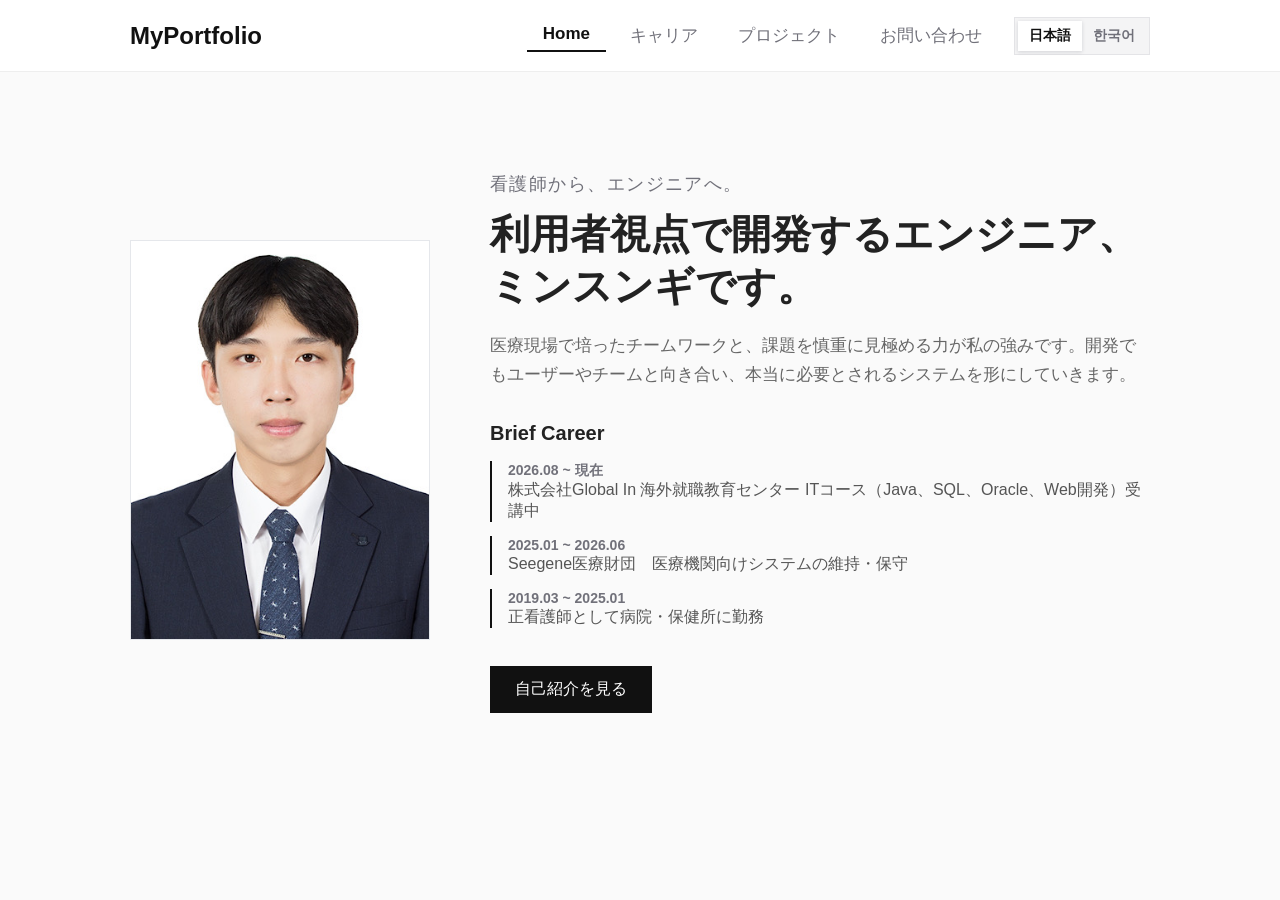
<file: index.html>
<!DOCTYPE html>
<html lang="ko">
<head>
  <meta charset="UTF-8">
  <meta name="viewport" content="width=device-width, initial-scale=1.0">
  <title data-ko="민승기 ｜ 포트폴리오">ミンスンギ ｜ ポートフォリオ</title>
  <!-- 같은 폴더에 있는 style.css 파일을 불러옴 -->
  <link rel="stylesheet" href="style.css">
</head>
<body>

  <!-- ===== 1. 상단 영역 (로고 + 메뉴) ===== -->
  <header class="header">
    <a href="index.html" class="logo">MyPortfolio</a>

    <nav class="nav">
      <ul class="nav-list">
        <!-- 클릭 시 해당 HTML 페이지로 이동 -->
        <li><a href="index.html" class="active">Home</a></li>
        <li><a href="career.html" data-ko="Career">キャリア</a></li>
        <li><a href="projects.html" data-ko="Projects">プロジェクト</a></li>
        <li><a href="contact.html" data-ko="Contact">お問い合わせ</a></li>
      </ul>

      <!-- 언어 전환 스위치: 누른 쪽으로 흰색 배경이 미끄러지듯 이동 -->
      <div class="lang-switch" role="group" aria-label="言語切替">
        <span class="lang-thumb"></span>
        <button type="button" class="lang-option" data-lang="ja" aria-pressed="true">日本語</button>
        <button type="button" class="lang-option" data-lang="ko" aria-pressed="false">한국어</button>
      </div>
    </nav>
  </header>

  <!-- ===== 2. 메인 영역 (좌: 사진 / 우: 소개) ===== -->
  <main class="main">
    <section class="intro">

      <!-- 왼쪽: 사진 -->
      <div class="intro-image">
        <img src="images/profile.jpg" alt="プロフィール写真">
      </div>

      <!-- 오른쪽: 간단한 설명 -->
      <div class="intro-text">
        <p class="intro-hello" data-ko="간호사에서 엔지니어로.">看護師から、エンジニアへ。</p>
        <h1 class="intro-title" data-ko="이용자 관점에서 개발하는 엔지니어,<br>민승기입니다.">利用者視点で開発するエンジニア、<br>ミンスンギです。</h1>
        <p class="intro-desc" data-ko="의료 현장에서 기른 팀워크와 과제를 신중하게 파악하는 능력이 저의 강점입니다. 개발에서도 사용자, 팀과 마주하며 정말로 필요한 시스템을 만들어 가겠습니다.">
          医療現場で培ったチームワークと、課題を慎重に見極める力が私の強みです。開発でもユーザーやチームと向き合い、本当に必要とされるシステムを形にしていきます。
        </p>

        <!-- 간단한 경력 -->
        <div class="career">
          <h2 class="career-title">Brief Career</h2>
          <ul class="career-list">
            <li>
              <strong data-ko="2026.08 ~ 현재">2026.08 ~ 現在</strong>
              <p data-ko="(주)Global In 해외취업교육센터 IT 코스(Java, SQL, Oracle, 웹 개발) 수강 중">株式会社Global In 海外就職教育センター ITコース（Java、SQL、Oracle、Web開発）受講中</p>
            </li>
            <li>
              <strong>2025.01 ~ 2026.06</strong>
              <p data-ko="씨젠의료재단 의료기관용 시스템 유지보수">Seegene医療財団　医療機関向けシステムの維持・保守</p>
            </li>
            <li>
              <strong>2019.03 ~ 2025.01</strong>
              <p data-ko="간호사로 병원·보건소 근무">正看護師として病院・保健所に勤務</p>
            </li>
          </ul>
        </div>

        <a href="about.html" class="btn" data-ko="자기소개 보기">自己紹介を見る</a>
      </div>

    </section>
  </main>

  <script src="lang.js"></script>
</body>
</html>
</file>
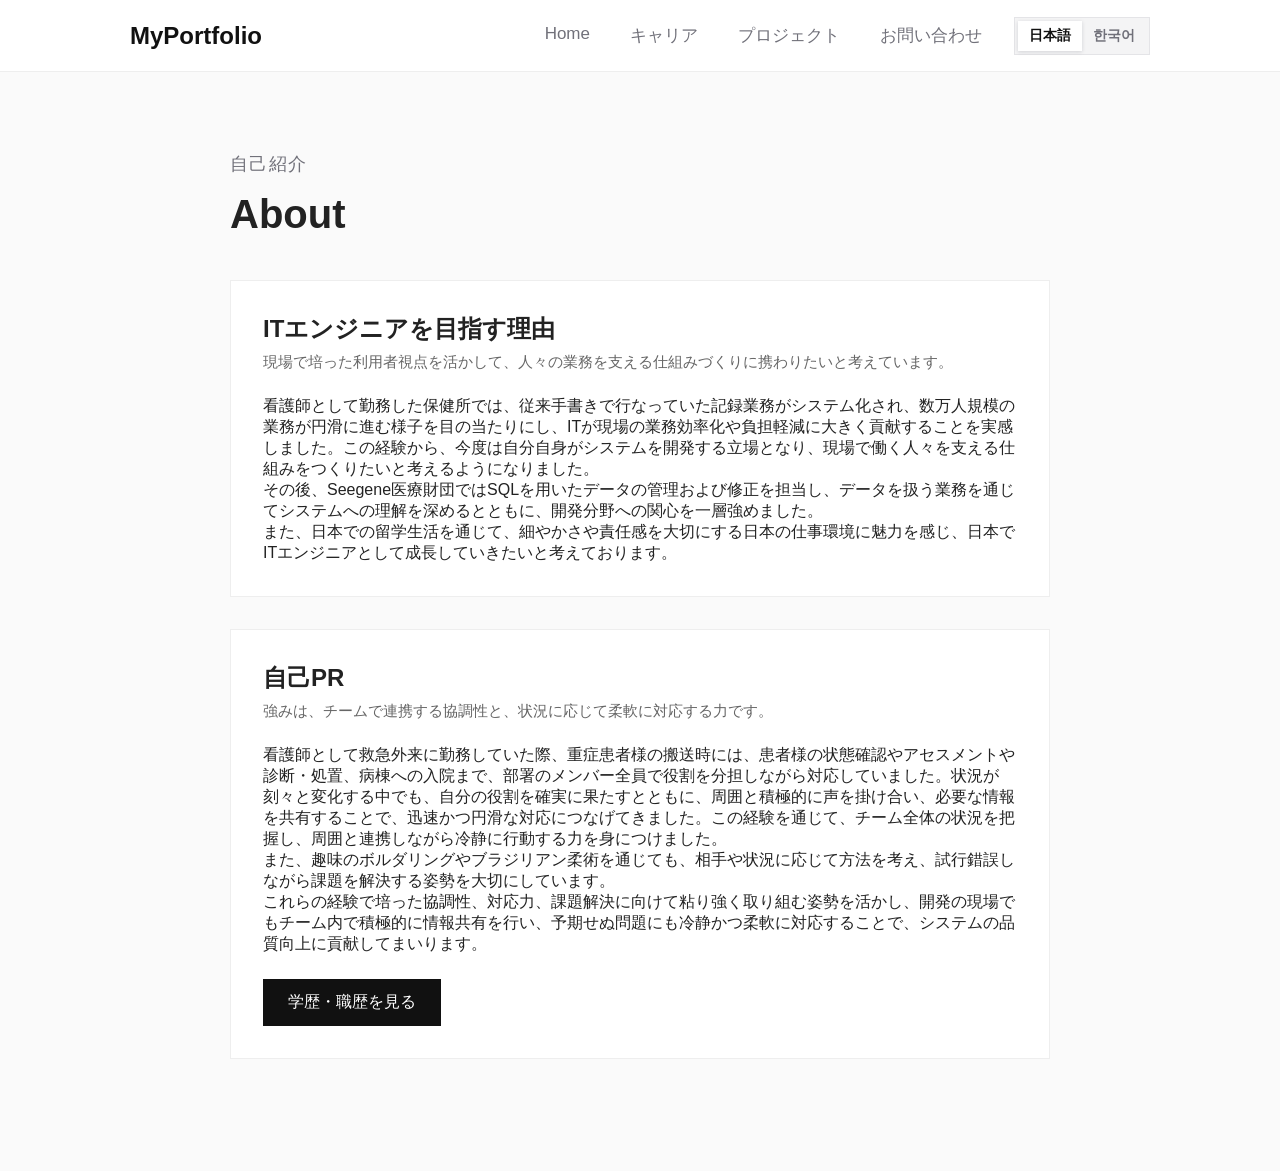
<file: about.html>
<!DOCTYPE html>
<html lang="ko">
<head>
  <meta charset="UTF-8">
  <meta name="viewport" content="width=device-width, initial-scale=1.0">
  <title data-ko="자기소개 ｜ 민승기">自己紹介 ｜ ミンスンギ</title>
  <link rel="stylesheet" href="style.css">
</head>
<body>

  <header class="header">
    <a href="index.html" class="logo">MyPortfolio</a>

    <nav class="nav">
      <ul class="nav-list">
        <li><a href="index.html">Home</a></li>
        <li><a href="career.html" data-ko="Career">キャリア</a></li>
        <li><a href="projects.html" data-ko="Projects">プロジェクト</a></li>
        <li><a href="contact.html" data-ko="Contact">お問い合わせ</a></li>
      </ul>

      <!-- 언어 전환 스위치: 누른 쪽으로 흰색 배경이 미끄러지듯 이동 -->
      <div class="lang-switch" role="group" aria-label="言語切替">
        <span class="lang-thumb"></span>
        <button type="button" class="lang-option" data-lang="ja" aria-pressed="true">日本語</button>
        <button type="button" class="lang-option" data-lang="ko" aria-pressed="false">한국어</button>
      </div>
    </nav>
  </header>

  <main class="main">
    <div class="page">

      <div class="page-head">
        <p class="intro-hello" data-ko="자기소개">自己紹介</p>
        <h1 class="intro-title">About</h1>
      </div>

      <section class="card">
        <h2 class="card-title" data-ko="IT 엔지니어를 목표로 하는 이유">ITエンジニアを目指す理由</h2>
        <p class="card-desc" data-ko="현장에서 쌓은 이용자 관점을 살려, 사람들의 업무를 지원하는 시스템 만들기에 참여하고 싶습니다.">現場で培った利用者視点を活かして、人々の業務を支える仕組みづくりに携わりたいと考えています。</p>
        <p data-ko="간호사로 근무했던 보건소에서 기존에 수기로 하던 기록 업무가 시스템화되어, 수만 명 규모의 업무가 원활하게 진행되는 모습을 직접 보았습니다. 이를 통해 IT가 현장의 업무 효율화와 부담 경감에 크게 기여한다는 것을 실감했습니다. 이 경험을 계기로 이번에는 제가 직접 시스템을 개발하는 입장이 되어, 현장에서 일하는 사람들을 지원하는 시스템을 만들고 싶다고 생각하게 되었습니다.">看護師として勤務した保健所では、従来手書きで行なっていた記録業務がシステム化され、数万人規模の業務が円滑に進む様子を目の当たりにし、ITが現場の業務効率化や負担軽減に大きく貢献することを実感しました。この経験から、今度は自分自身がシステムを開発する立場となり、現場で働く人々を支える仕組みをつくりたいと考えるようになりました。</p>
        <p data-ko="이후 씨젠의료재단에서는 SQL을 이용한 데이터 관리 및 수정을 담당했습니다. 데이터를 다루는 업무를 통해 시스템에 대한 이해를 넓히는 동시에, 개발 분야에 대한 관심을 한층 키웠습니다.">その後、Seegene医療財団ではSQLを用いたデータの管理および修正を担当し、データを扱う業務を通じてシステムへの理解を深めるとともに、開発分野への関心を一層強めました。</p>
        <p data-ko="또한 일본 유학 생활을 통해 꼼꼼함과 책임감을 중시하는 일본의 업무 환경에 매력을 느껴, 일본에서 IT 엔지니어로 성장하고 싶습니다.">また、日本での留学生活を通じて、細やかさや責任感を大切にする日本の仕事環境に魅力を感じ、日本でITエンジニアとして成長していきたいと考えております。</p>
      </section>

      <section class="card">
        <h2 class="card-title" data-ko="자기 PR">自己PR</h2>
        <p class="card-desc" data-ko="저의 강점은 팀으로 협력하는 협조성과, 상황에 맞게 유연하게 대응하는 능력입니다.">強みは、チームで連携する協調性と、状況に応じて柔軟に対応する力です。</p>
        <p data-ko="간호사로 응급실에서 근무할 때, 중증 환자가 이송되면 환자 상태 확인과 평가, 진단·처치, 병동 입원까지 부서 구성원 모두가 역할을 나누어 대응했습니다. 상황이 시시각각 변하는 가운데서도 제 역할을 확실히 해내는 동시에, 주변과 적극적으로 소통하며 필요한 정보를 공유해 신속하고 원활한 대응으로 이어 왔습니다. 이 경험을 통해 팀 전체의 상황을 파악하고, 주변과 협력하며 침착하게 행동하는 힘을 길렀습니다.">看護師として救急外来に勤務していた際、重症患者様の搬送時には、患者様の状態確認やアセスメントや診断・処置、病棟への入院まで、部署のメンバー全員で役割を分担しながら対応していました。状況が刻々と変化する中でも、自分の役割を確実に果たすとともに、周囲と積極的に声を掛け合い、必要な情報を共有することで、迅速かつ円滑な対応につなげてきました。この経験を通じて、チーム全体の状況を把握し、周囲と連携しながら冷静に行動する力を身につけました。</p>
        <p data-ko="또한 취미인 볼더링과 브라질리안 주짓수를 통해서도, 상대와 상황에 맞춰 방법을 생각하고 시행착오를 거치며 과제를 해결하는 자세를 중요하게 여기고 있습니다.">また、趣味のボルダリングやブラジリアン柔術を通じても、相手や状況に応じて方法を考え、試行錯誤しながら課題を解決する姿勢を大切にしています。</p>
        <p data-ko="이러한 경험으로 기른 협조성, 대응력, 과제 해결을 위해 끈기 있게 임하는 자세를 살려, 개발 현장에서도 팀 내에서 적극적으로 정보를 공유하고 예상치 못한 문제에도 침착하고 유연하게 대응함으로써 시스템 품질 향상에 기여하겠습니다.">これらの経験で培った協調性、対応力、課題解決に向けて粘り強く取り組む姿勢を活かし、開発の現場でもチーム内で積極的に情報共有を行い、予期せぬ問題にも冷静かつ柔軟に対応することで、システムの品質向上に貢献してまいります。</p>
        <a href="career.html" class="btn" data-ko="학력·경력 보기">学歴・職歴を見る</a>
      </section>

    </div>
  </main>

  <script src="lang.js"></script>
</body>
</html>
</file>
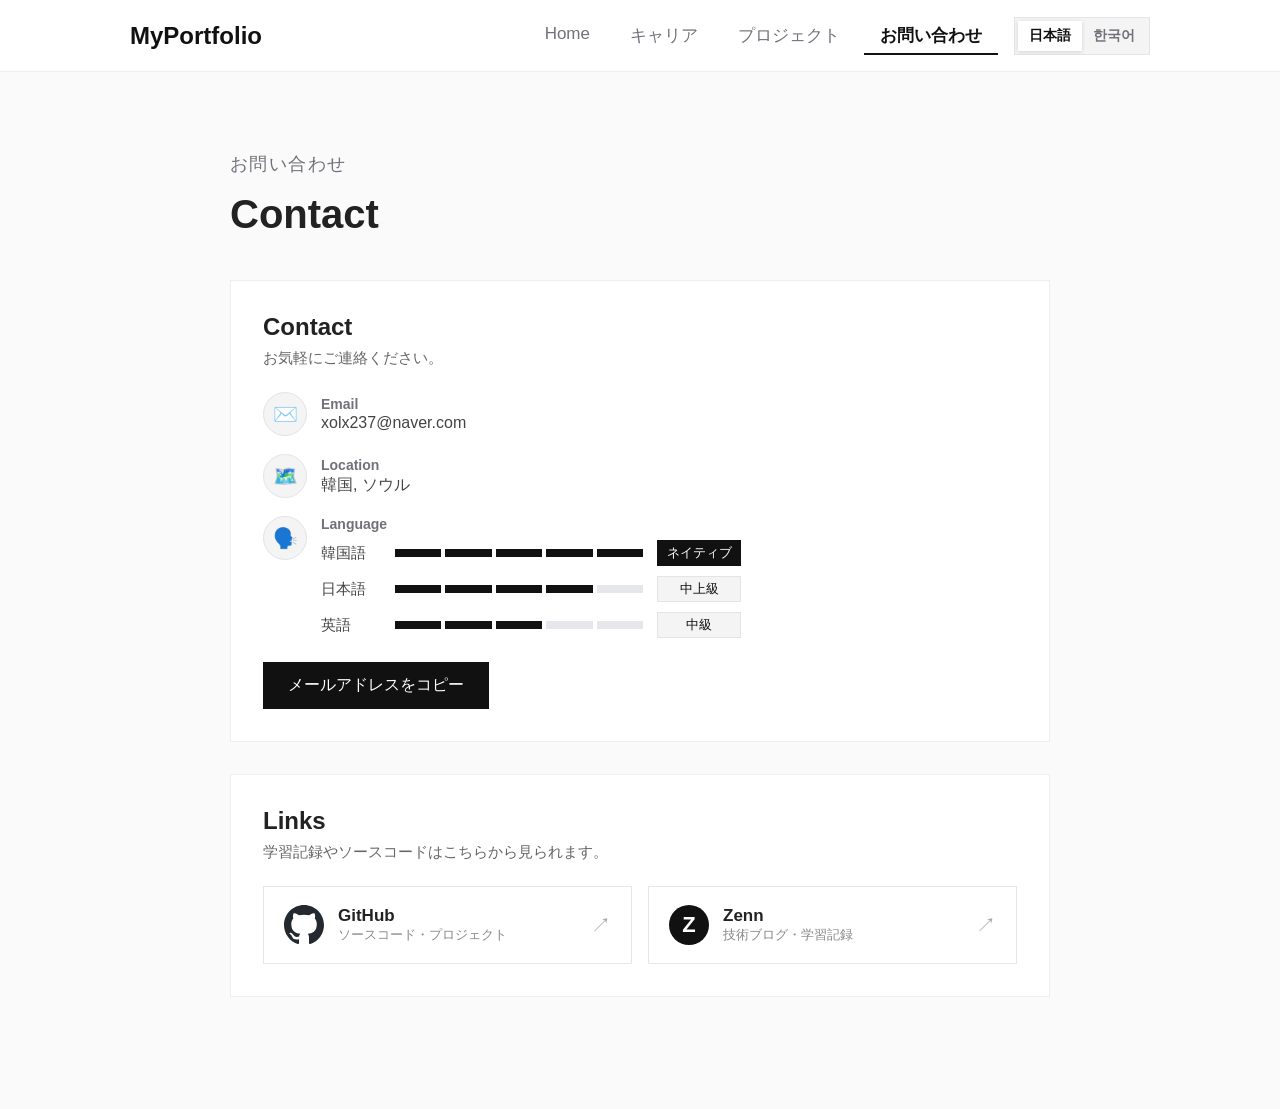
<file: contact.html>
<!DOCTYPE html>
<html lang="ko">
<head>
  <meta charset="UTF-8">
  <meta name="viewport" content="width=device-width, initial-scale=1.0">
  <title data-ko="문의 ｜ 민승기">お問い合わせ ｜ ミンスンギ</title>
  <link rel="stylesheet" href="style.css">
</head>
<body>

  <header class="header">
    <a href="index.html" class="logo">MyPortfolio</a>

    <nav class="nav">
      <ul class="nav-list">
        <li><a href="index.html">Home</a></li>
        <li><a href="career.html" data-ko="Career">キャリア</a></li>
        <li><a href="projects.html" data-ko="Projects">プロジェクト</a></li>
        <li><a href="contact.html" class="active" data-ko="Contact">お問い合わせ</a></li>
      </ul>

      <!-- 언어 전환 스위치: 누른 쪽으로 흰색 배경이 미끄러지듯 이동 -->
      <div class="lang-switch" role="group" aria-label="言語切替">
        <span class="lang-thumb"></span>
        <button type="button" class="lang-option" data-lang="ja" aria-pressed="true">日本語</button>
        <button type="button" class="lang-option" data-lang="ko" aria-pressed="false">한국어</button>
      </div>
    </nav>
  </header>

  <!-- ===== 2. 메인 영역 (연락처 / 링크) ===== -->
  <main class="main">
    <div class="page">

      <!-- 페이지 제목 -->
      <div class="page-head">
        <p class="intro-hello" data-ko="문의">お問い合わせ</p>
        <h1 class="intro-title">Contact</h1>
      </div>

      <!-- ----- 영역 1: 연락처 ----- -->
      <section class="card">
        <h2 class="card-title">Contact</h2>
        <p class="card-desc" data-ko="연락이 필요하신 경우 아래의 메일로 연락 바랍니다.">お気軽にご連絡ください。</p>

        <!-- 항목을 추가하려면 <li class="contact-item"> 를 복사 -->
        <ul class="contact-list">
          <li class="contact-item">
            <span class="timeline-icon">✉️</span>
            <div>
              <h3>Email</h3>
              <a href="mailto:xolx237@naver.com">xolx237@naver.com</a>
            </div>
          </li>
          <li class="contact-item">
            <span class="timeline-icon">🗺️</span>
            <div>
              <h3>Location</h3>
              <p data-ko="한국, 서울">韓国, ソウル</p>
            </div>
          </li>
          <li class="contact-item lang-item">
            <span class="timeline-icon">🗣️</span>
            <div class="lang-box">
              <h3>Language</h3>

              <!-- 레벨 바: data-level 숫자(1~5)만큼 칸이 검게 채워짐 -->
              <!-- 1 初級 / 2 初中級 / 3 中級 / 4 中上級 / 5 ネイティブ -->
              <ul class="lang-list">
                <li class="lang">
                  <span class="lang-name" data-ko="한국어">韓国語</span>
                  <span class="lang-bar" data-level="5"><i></i><i></i><i></i><i></i><i></i></span>
                  <span class="lang-grade native" data-ko="원어민">ネイティブ</span>
                </li>
                <li class="lang">
                  <span class="lang-name" data-ko="일본어">日本語</span>
                  <span class="lang-bar" data-level="4"><i></i><i></i><i></i><i></i><i></i></span>
                  <span class="lang-grade" data-ko="중상급">中上級</span>
                </li>
                <li class="lang">
                  <span class="lang-name" data-ko="영어">英語</span>
                  <span class="lang-bar" data-level="3"><i></i><i></i><i></i><i></i><i></i></span>
                  <span class="lang-grade" data-ko="중급">中級</span>
                </li>
              </ul>
            </div>
          </li>
        </ul>

        <!-- 누르면 메일 주소가 복사됨 (data-email 의 주소를 바꾸면 복사되는 주소도 바뀜) -->
        <button type="button" class="btn copy-btn" data-email="xolx237@naver.com"
                data-ko="메일 주소 복사" data-done-ja="コピーしました ✓" data-done-ko="복사했습니다 ✓">メールアドレスをコピー</button>
      </section>

      <!-- ----- 영역 2: 바로가기 링크 (GitHub / Zenn) ----- -->
      <section class="card">
        <h2 class="card-title">Links</h2>
        <p class="card-desc" data-ko="학습 기록과 소스 코드는 여기에서 볼 수 있습니다.">学習記録やソースコードはこちらから見られます。</p>

        <!-- href 의 주소를 본인 계정 주소로 바꾸기 / target="_blank" → 새 탭에서 열림 -->
        <div class="link-list">
          <a href="https://github.com/Minseungki-portfolio" class="link-btn github" target="_blank" rel="noopener">
            <!-- GitHub 로고 -->
            <svg class="link-logo" viewBox="0 0 16 16" aria-hidden="true">
              <path fill="currentColor" d="M8 0C3.58 0 0 3.58 0 8c0 3.54 2.29 6.53 5.47 7.59.4.07.55-.17.55-.38 0-.19-.01-.82-.01-1.49-2.01.37-2.53-.49-2.69-.94-.09-.23-.48-.94-.82-1.13-.28-.15-.68-.52-.01-.53.63-.01 1.08.58 1.23.82.72 1.21 1.87.87 2.33.66.07-.52.28-.87.51-1.07-1.78-.2-3.64-.89-3.64-3.95 0-.87.31-1.59.82-2.15-.08-.2-.36-1.02.08-2.12 0 0 .67-.21 2.2.82.64-.18 1.32-.27 2-.27.68 0 1.36.09 2 .27 1.53-1.04 2.2-.82 2.2-.82.44 1.1.16 1.92.08 2.12.51.56.82 1.27.82 2.15 0 3.07-1.87 3.75-3.65 3.95.29.25.54.73.54 1.48 0 1.07-.01 1.93-.01 2.2 0 .21.15.46.55.38A8.013 8.013 0 0016 8c0-4.42-3.58-8-8-8z"/>
            </svg>
            <span class="link-text">
              <strong>GitHub</strong>
              <small data-ko="소스 코드·프로젝트">ソースコード・プロジェクト</small>
            </span>
            <span class="link-arrow">↗</span>
          </a>

          <a href="https://zenn.dev/min3054" class="link-btn zenn" target="_blank" rel="noopener">
            <!-- Zenn 로고 대신 글자 아이콘 -->
            <span class="link-logo zenn-logo">Z</span>
            <span class="link-text">
              <strong>Zenn</strong>
              <small data-ko="기술 블로그·학습 기록">技術ブログ・学習記録</small>
            </span>
            <span class="link-arrow">↗</span>
          </a>
        </div>
      </section>

    </div>
  </main>

  <script>
    // 메일 주소 복사 버튼
    const copyBtn = document.querySelector('.copy-btn');

    copyBtn.addEventListener('click', function () {
      const email = copyBtn.dataset.email;

      // 복사 성공 시: 2초 동안 "コピーしました" 표시 후 원래 글자로
      function done() {
        const isKo = document.querySelector('.lang-switch').classList.contains('is-ko');
        copyBtn.textContent = isKo ? copyBtn.dataset.doneKo : copyBtn.dataset.doneJa;
        clearTimeout(copyBtn.timer);
        copyBtn.timer = setTimeout(function () {
          const nowKo = document.querySelector('.lang-switch').classList.contains('is-ko');
          copyBtn.innerHTML = nowKo ? copyBtn.dataset.ko : copyBtn.dataset.ja;
        }, 2000);
      }

      // 최신 방식으로 복사 → 안 되는 환경이면 예전 방식으로 복사
      function fallback() {
        const box = document.createElement('textarea');
        box.value = email;
        document.body.appendChild(box);
        box.select();
        document.execCommand('copy');
        box.remove();
        done();
      }

      if (navigator.clipboard) {
        navigator.clipboard.writeText(email).then(done, fallback);
      } else {
        fallback();
      }
    });
  </script>

  <script src="lang.js"></script>
</body>
</html>
</file>
<file: style.css>
/* ===== 0. 기본 초기화 ===== */
* {
  margin: 0;
  padding: 0;
  box-sizing: border-box;
}

body {
  font-family: "Pretendard", "Noto Sans KR", sans-serif;
  color: #222;
  background-color: #fafafa;
}

a {
  text-decoration: none;  /* 링크 밑줄 없애기 */
  color: inherit;         /* 부모 글자색 그대로 쓰기 */
}

ul {
  list-style: none;       /* 목록 앞의 점(•) 없애기 */
}

/* ===== 1. 상단 영역 (로고 + 메뉴) ===== */
.header {
  display: flex;
  justify-content: space-between;  /* 로고는 왼쪽 끝, 메뉴는 오른쪽 끝 */
  align-items: center;             /* 세로 가운데 정렬 */
  height: 72px;
  /* 큰 화면에서는 본문(1100px) 폭에 맞춰 좌우 여백이 자동으로 늘어남 → 메뉴가 너무 오른쪽 끝에 붙지 않음 */
  padding: 0 max(clamp(16px, 4vw, 40px), calc((100% - 1100px) / 2 + 40px));
  background-color: rgba(255, 255, 255, 0.9);
  backdrop-filter: blur(8px);      /* 뒤 내용이 살짝 비치며 흐려짐 */
  border-bottom: 1px solid #eee;
  position: sticky;                /* 스크롤해도 맨 위에 고정 */
  top: 0;
  z-index: 10;
}

/* clamp(최소, 화면 비율, 최대): 화면이 좁아질수록 글자도 같이 작아짐 */
.logo {
  font-size: clamp(18px, 2.2vw, 24px);
  white-space: nowrap;
  font-weight: 800;
  color: #111;
}

.nav-list {
  display: flex;   /* li들을 가로로 나란히 */
  gap: 8px;        /* 메뉴마다 안쪽 여백이 있어서 간격은 좁게 */
}

.nav-list a {
  display: block;
  padding: 8px clamp(8px, 1.4vw, 16px);
  font-size: clamp(14px, 1.6vw, 17px);
  white-space: nowrap;             /* 메뉴 글자가 두 줄로 깨지지 않게 */
  font-weight: 500;
  color: #71717a;
  transition: background-color 0.2s, color 0.2s;
}

.nav-list a:hover {
  color: #111;                     /* 마우스 올리면 진한 검정 */
}

.nav-list a.active {
  color: #111;                     /* 현재 페이지는 검정 + 굵게 + 밑줄 */
  font-weight: 700;
  box-shadow: inset 0 -2px 0 #111;
}

/* 메뉴 + 언어 스위치를 가로로 나란히 */
.nav {
  display: flex;
  align-items: center;
  gap: 16px;
}

/* ----- 언어 전환 스위치 (사각형, 전등 스위치처럼 색이 이동) ----- */
.lang-switch {
  --lang-w: clamp(54px, 6vw, 64px); /* 한 칸 너비: 화면이 좁으면 같이 줄어듦 */
  position: relative;              /* 흰색 배경(.lang-thumb)의 기준 위치 */
  display: flex;
  flex-shrink: 0;
  padding: 3px;
  background-color: #f4f4f5;
  border: 1px solid #e4e4e7;
  border-radius: 0;
}

/* 움직이는 흰색 배경 */
.lang-thumb {
  position: absolute;
  top: 3px;
  bottom: 3px;
  left: 3px;
  width: var(--lang-w);            /* .lang-option 너비와 같게 */
  background-color: #fff;
  border-radius: 0;
  box-shadow: 0 1px 4px rgba(15, 23, 42, 0.15);  /* 흰색이 바탕과 구분되도록 옅은 그림자 */
  transition: transform 0.3s ease;
}

/* 한국어를 고르면 오른쪽 칸으로 이동 */
.lang-switch.is-ko .lang-thumb {
  transform: translateX(100%);
}

.lang-option {
  position: relative;              /* 흰색 배경보다 글자가 위에 오도록 */
  z-index: 1;
  width: var(--lang-w);
  padding: 6px 0;
  border: none;
  background: none;
  font: inherit;
  font-size: clamp(12px, 1.3vw, 14px);
  font-weight: 600;
  color: #71717a;
  cursor: pointer;
  transition: color 0.3s;
}

.lang-option[aria-pressed="true"] {
  color: #111;
}

/* 페이지를 처음 열 때는 움직이지 않고 바로 표시 */
.lang-switch.no-anim .lang-thumb,
.lang-switch.no-anim .lang-option {
  transition: none;
}

/* ===== 2. 메인 영역 (좌: 사진 / 우: 소개) ===== */
.intro {
  display: flex;               /* 사진과 글을 가로로 나란히 */
  align-items: center;         /* 세로 가운데 정렬 */
  justify-content: center;     /* 가로 가운데로 모으기 */
  gap: 60px;                   /* 사진과 글 사이 간격 */
  max-width: 1100px;
  margin: 0 auto;              /* 화면 가운데 배치 */
  padding: 100px 40px;
}

.intro-image img {
  width: 300px;
  height: 400px;               /* 증명사진 비율(3:4) 그대로 사각형 */
  object-fit: cover;           /* 사진 비율 유지하며 꽉 채우기 */
  border: 1px solid #e5e7eb;   /* 흰 배경 사진이 바탕에 묻히지 않게 얇은 테두리 */
}

.intro-hello {
  font-size: 18px;
  color: #71717a;
  letter-spacing: 0.08em;
  margin-bottom: 12px;
}

.intro-title {
  font-size: 40px;
  line-height: 1.3;
  margin-bottom: 20px;
}

.intro-desc {
  font-size: 17px;
  line-height: 1.7;
  color: #666;
}

/* ===== 3. 간단한 경력 ===== */
.career {
  margin-top: 32px;
}

.career-title {
  font-size: 20px;
  margin-bottom: 16px;
}

.career-list li {
  padding-left: 16px;
  border-left: 2px solid #111;  /* 왼쪽 검은 세로줄 */
  margin-bottom: 14px;
}

.career-list strong {
  font-size: 14px;
  color: #71717a;
}

.career-list p {
  font-size: 16px;
  color: #555;
}

/* ===== 4. 버튼 ===== */
.btn {
  display: inline-block;
  margin-top: 24px;
  padding: 12px 24px;
  background-color: #111;
  border: 1px solid #111;
  color: #fff;
  font: inherit;               /* <button>으로 만들어도 <a> 버튼과 같은 글꼴 */
  cursor: pointer;
  transition: background-color 0.2s, color 0.2s;
}

.btn:hover {
  background-color: #fff;     /* 마우스 올리면 흰 바탕 + 검은 글자로 반전 */
  color: #111;
}

/* ===== 5. 경력 페이지 (career.html) ===== */
.page {
  max-width: 900px;
  margin: 0 auto;
  padding: 80px 40px;
}

.page-head {
  margin-bottom: 40px;
}

/* 영역 하나하나를 감싸는 흰색 카드 */
.card {
  background-color: #fff;
  border: 1px solid #eee;
  border-radius: 0;
  padding: 32px;
  margin-bottom: 32px;
}

.card-title {
  font-size: 24px;
  margin-bottom: 8px;
}

.card-desc {
  font-size: 15px;
  color: #666;
  margin-bottom: 24px;
}

/* --- 경력: 타임라인 (세로선 + 점) --- */
.timeline {
  margin-bottom: 32px;
}

.timeline:last-child {
  margin-bottom: 0;
}

.timeline-head {
  display: flex;
  align-items: center;
  gap: 14px;
  margin-bottom: 20px;
}

/* 제목 왼쪽의 아이콘 상자 */
.timeline-icon {
  display: flex;
  justify-content: center;
  align-items: center;
  width: 44px;
  height: 44px;
  background-color: #f4f4f5;
  border: 1px solid #e4e4e7;
  border-radius: 50%;          /* 아이콘 상자는 동그랗게 */
  font-size: 20px;
  line-height: 1;
}

/* 책 아이콘(📖)은 글자 모양상 아래로 쳐져 보여서 살짝 위로 */
.icon-lift {
  padding-bottom: 4px;
}

.timeline-head h3 {
  font-size: 20px;
}

/* 세로선과 점이 놓일 자리를 왼쪽에 비워둠 */
.timeline-list {
  list-style: none;
  margin-left: 64px;
}

.timeline-item {
  position: relative;      /* 세로선과 점의 기준 위치 */
  padding-bottom: 24px;
}

.timeline-item:last-child {
  padding-bottom: 0;
}

/* 항목을 이어주는 세로선 */
.timeline-item::before {
  content: "";
  position: absolute;
  top: -20px;
  left: -42px;
  width: 1px;
  height: calc(100% + 28px);
  background-color: #e4e4e7;
}

/* 마지막 항목은 세로선이 아래로 넘어가지 않게 */
.timeline-item:last-child::before {
  height: 28px;
}

/* 각 항목 앞의 작은 동그라미 점 */
.timeline-item::after {
  content: "";
  position: absolute;
  top: 6px;
  left: -46px;
  width: 9px;
  height: 9px;
  background-color: #111;
  border-radius: 50%;
}

.timeline-item h4 {
  font-size: 16px;
  margin-bottom: 6px;
}

.timeline-date {
  display: block;
  font-size: 14px;
  color: #71717a;
  margin-bottom: 8px;
}

.timeline-item p {
  font-size: 15px;
  line-height: 1.7;
  color: #666;
}

/* --- 스킬: 분야별 태그 --- */
.skill-group {
  display: flex;
  align-items: flex-start;
  gap: 20px;
  padding: 14px 0;
  border-bottom: 1px solid #f4f4f5;
}

.skill-group:last-child {
  border-bottom: none;
}

.skill-group h3 {
  flex-shrink: 0;
  width: 100px;            /* 분야 이름 칸 너비 고정 → 태그 시작 위치가 맞춰짐 */
  padding-top: 6px;
  font-size: 15px;
  color: #71717a;
}

.tag-list {
  display: flex;
  flex-wrap: wrap;         /* 태그가 많으면 다음 줄로 */
  gap: 8px;
}

.tag-list li {
  padding: 6px 14px;
  background-color: #f4f4f5;
  border: 1px solid #e4e4e7;
  border-radius: 0;
  font-size: 14px;
  color: #111;
}

/* --- 취미: 카드 3개 나란히 --- */
.hobby-list {
  display: flex;
  gap: 20px;
}

.hobby {
  flex: 1;                 /* 카드들이 같은 너비로 */
  padding: 24px 16px;
  background-color: #fafafa;
  border-radius: 0;
  text-align: center;
}

/* 아이콘은 누를 수 있는 버튼 */
.hobby-icon {
  width: 64px;
  height: 64px;
  font-size: 34px;
  background-color: #fff;
  border: 1px solid #e4e4e7;
  border-radius: 50%;      /* 아이콘 버튼은 동그랗게 */
  cursor: pointer;
  transition: transform 0.2s, box-shadow 0.2s;
}

.hobby-icon:focus {
  outline: none;           /* 누른 뒤 생기는 검은 테두리 없애기 */
}

.hobby-icon:hover {
  transform: scale(1.1);   /* 마우스 올리면 살짝 커짐 → 누를 수 있다는 신호 */
  box-shadow: 0 4px 12px rgba(0, 0, 0, 0.12);
}

.hobby h3 {
  font-size: 17px;
  margin: 10px 0 6px;
}

.hobby p {
  font-size: 14px;
  color: #666;
}

/* 취미 아래 안내 문구 */
.hobby-hint {
  margin-top: 20px;
  font-size: 14px;
  color: #888;
  text-align: center;
}

/* --- 취미 사진 팝업 --- */
.photo-modal {
  margin: auto;            /* 화면 가운데 */
  max-width: min(90vw, 640px);
  padding: 16px;
  border: none;
  border-radius: 0;
  background-color: #fff;
}

/* 팝업 뒤 어두운 배경 */
.photo-modal::backdrop {
  background-color: rgba(0, 0, 0, 0.6);
}

.photo-img {
  display: block;
  max-width: 100%;
  max-height: 70vh;        /* 세로로 긴 사진도 화면 안에 들어오게 */
  border-radius: 0;
}

.photo-title {
  margin-top: 12px;
  font-size: 16px;
  font-weight: 700;
  text-align: center;
}

.photo-close {
  position: absolute;
  top: 12px;
  right: 12px;
  display: flex;
  justify-content: center;
  align-items: center;
  width: 36px;
  height: 36px;
  background-color: rgba(0, 0, 0, 0.45);  /* 반투명 사각형 */
  border: none;
  border-radius: 0;
  outline: none;           /* 브라우저 기본 검은 테두리 없애기 */
  font-size: 22px;
  line-height: 1;
  color: #fff;
  cursor: pointer;
  transition: background-color 0.2s;
}

.photo-close:hover {
  background-color: rgba(0, 0, 0, 0.7);
}

/* 사진이 없을 때: 이미지 숨기고 "準備中" 문구 보이기 */
.photo-empty {
  display: none;
  padding: 60px 80px;
  color: #888;
}

.photo-modal.no-photo .photo-img {
  display: none;
}

.photo-modal.no-photo .photo-empty {
  display: block;
}

/* ===== 6. 프로젝트 페이지 (projects.html) ===== */
.project .timeline-date {
  margin-bottom: 12px;
}

.project .card-desc {
  margin-bottom: 16px;
}

/* 프로젝트 카드 안의 특징 목록 */
.proj-points {
  margin: 0 0 20px 20px;
  list-style: disc;
  font-size: 15px;
  color: #555;
  line-height: 1.8;
}

.project .btn {
  margin-top: 8px;
  margin-bottom: 8px;
}

/* --- 사진 슬라이더 (버튼 + 가로 스크롤) --- */
.slider {
  position: relative;      /* ◀ ▶ 버튼의 기준 위치 */
  margin-top: 24px;
}

/* 사진들을 가로로 한 줄 배치 → 넘치면 가로 스크롤바 생김 */
.slider-track {
  display: flex;
  gap: 16px;
  overflow-x: auto;
  scroll-snap-type: x mandatory;   /* 스크롤을 멈추면 사진 단위로 딱 맞춰짐 */
  padding-bottom: 12px;            /* 스크롤바와 사진 사이 여백 */
}

/* 가로 스크롤바 모양 (크롬/엣지) */
.slider-track::-webkit-scrollbar {
  height: 8px;
}

.slider-track::-webkit-scrollbar-track {
  background-color: #f4f4f5;
  border-radius: 0;
}

.slider-track::-webkit-scrollbar-thumb {
  background-color: #d4d4d8;
  border-radius: 0;
}

.slider-track::-webkit-scrollbar-thumb:hover {
  background-color: #111;
}

/* 사진 한 장 */
.slide {
  flex: 0 0 280px;         /* 줄어들지 않고 너비 280px 고정 */
  scroll-snap-align: start;
}

/* 사진은 누를 수 있는 버튼 → 누르면 팝업으로 크게 보기 */
.slide-photo {
  display: block;
  width: 100%;
  height: 190px;
  padding: 0;
  border: 1px solid #eee;
  border-radius: 0;
  overflow: hidden;        /* 사진이 커져도 상자 밖으로 안 나가게 */
  background: none;
  outline: none;
  cursor: zoom-in;         /* 마우스 모양을 돋보기로 */
  transition: transform 0.25s, box-shadow 0.25s;
}

.slide-photo img {
  display: block;
  width: 100%;
  height: 100%;
  object-fit: cover;       /* 사진 비율 유지하며 꽉 채우기 */
  transition: transform 0.4s;
}

/* 호버 효과: 카드가 살짝 떠오르고, 사진은 살짝 확대 */
.slide-photo:hover,
.slide-photo:focus-visible {
  transform: translateY(-4px);
  box-shadow: 0 8px 20px rgba(0, 0, 0, 0.12);
}

.slide-photo:hover img,
.slide-photo:focus-visible img {
  transform: scale(1.08);
}

/* 호버로 떠오른 사진이 위쪽에서 잘리지 않게 여백 */
.slider-track {
  padding-top: 6px;
}

.slide p {
  margin-top: 8px;
  font-size: 14px;
  color: #666;
  text-align: center;
}

/* 사진 파일이 없을 때: 회색 상자 + "準備中" 문구 */
.slide.no-photo .slide-photo {
  display: none;           /* 사진이 없으면 누를 수도 없게 숨김 */
}

.slide.no-photo::before {
  content: "写真を準備中です";
  display: flex;
  justify-content: center;
  align-items: center;
  height: 190px;
  background-color: #fafafa;
  border: 1px dashed #e4e4e7;
  border-radius: 0;
  font-size: 14px;
  color: #888;
}

/* ◀ ▶ 버튼: 사진 위 양옆에 사각형으로 */
.slider-btn {
  position: absolute;
  top: 101px;              /* 위 여백(6px) + 사진 높이(190px)의 가운데 */
  transform: translateY(-50%);
  z-index: 1;
  display: flex;
  justify-content: center;
  align-items: center;
  width: 40px;
  height: 40px;
  background-color: #fff;
  border: 1px solid #e4e4e7;
  border-radius: 0;
  outline: none;
  font-size: 26px;
  line-height: 1;
  color: #111;
  cursor: pointer;
  box-shadow: 0 2px 8px rgba(0, 0, 0, 0.12);
  transition: background-color 0.2s, opacity 0.2s;
}

.slider-btn:hover {
  background-color: #f4f4f5;
}

.slider-btn.prev {
  left: -14px;
}

.slider-btn.next {
  right: -14px;
}

/* 맨 처음/맨 끝이라 더 갈 곳이 없을 때 */
.slider-btn:disabled {
  opacity: 0.3;
  cursor: default;
}

/* ===== 7. 연락처 페이지 (contact.html) ===== */

/* --- 연락처 목록: 아이콘 + 내용 --- */
.contact-list {
  display: flex;
  flex-direction: column;
  gap: 18px;
}

.contact-item {
  display: flex;
  align-items: center;
  gap: 14px;
}

.contact-item h3 {
  font-size: 14px;
  color: #71717a;
  margin-bottom: 2px;
}

.contact-item p,
.contact-item a {
  font-size: 16px;
  color: #444;
}

.contact-item a:hover {
  color: #111;
  text-decoration: underline;
}

/* --- 언어: 이름 + 레벨 바 + 등급 --- */
.lang-item {
  align-items: flex-start;   /* 내용이 길어서 아이콘은 위쪽에 맞춤 */
}

.lang-box {
  flex: 1;
}

.lang-list {
  display: flex;
  flex-direction: column;
  gap: 10px;
  margin-top: 8px;
  max-width: 420px;
}

.lang {
  display: flex;
  align-items: center;
  gap: 14px;
}

.lang-name {
  flex-shrink: 0;
  width: 60px;               /* 이름 칸 너비 고정 → 바 시작 위치가 맞춰짐 */
  font-size: 15px;
  color: #444;
}

/* 5칸짜리 레벨 바 */
.lang-bar {
  display: flex;
  gap: 4px;
  flex: 1;
}

.lang-bar i {
  flex: 1;
  height: 8px;
  background-color: #e5e7eb; /* 빈 칸: 회색 */
  border-radius: 0;
}

/* data-level 숫자만큼 앞에서부터 검게 채우기 */
.lang-bar[data-level="1"] i:nth-child(-n+1),
.lang-bar[data-level="2"] i:nth-child(-n+2),
.lang-bar[data-level="3"] i:nth-child(-n+3),
.lang-bar[data-level="4"] i:nth-child(-n+4),
.lang-bar[data-level="5"] i:nth-child(-n+5) {
  background-color: #111;
}

/* 오른쪽 등급 배지 */
.lang-grade {
  flex-shrink: 0;
  width: 84px;
  padding: 3px 0;
  background-color: #f4f4f5;
  border: 1px solid #e4e4e7;
  border-radius: 0;
  font-size: 13px;
  color: #111;
  text-align: center;
}

/* 네이티브는 검은색으로 강조 */
.lang-grade.native {
  background-color: #111;
  border-color: #111;
  color: #fff;
}

/* --- 바로가기 버튼 (GitHub / Zenn) 나란히 --- */
.link-list {
  display: flex;
  gap: 16px;
}

.link-btn {
  flex: 1;                 /* 두 버튼이 같은 너비로 */
  display: flex;
  align-items: center;
  gap: 14px;
  padding: 18px 20px;
  background-color: #fff;
  border: 1px solid #e5e7eb;
  border-radius: 0;
  transition: transform 0.2s, box-shadow 0.2s, border-color 0.2s;
}

/* 호버 효과: 살짝 떠오르고 서비스 색으로 테두리 */
.link-btn:hover {
  transform: translateY(-4px);
  box-shadow: 0 8px 20px rgba(0, 0, 0, 0.08);
}

.link-btn.github:hover {
  border-color: #24292f;
}

.link-btn.zenn:hover {
  border-color: #111;
}

/* 왼쪽 로고 */
.link-logo {
  flex-shrink: 0;
  width: 40px;
  height: 40px;
}

.github .link-logo {
  color: #24292f;
}

.zenn-logo {
  display: flex;
  justify-content: center;
  align-items: center;
  background-color: #111;
  border-radius: 50%;      /* 로고는 동그랗게 */
  font-size: 22px;
  font-weight: 700;
  color: #fff;
}

/* 가운데 글자 (제목 + 설명) */
.link-text {
  display: flex;
  flex-direction: column;
  flex: 1;
}

.link-text strong {
  font-size: 17px;
}

.link-text small {
  font-size: 13px;
  color: #888;
}

/* 오른쪽 화살표: 호버 시 오른쪽 위로 살짝 이동 */
.link-arrow {
  font-size: 20px;
  color: #aaa;
  transition: transform 0.2s, color 0.2s;
}

.link-btn:hover .link-arrow {
  transform: translate(3px, -3px);
  color: #111;
}

/* ===== 8. 반응형 (화면 크기에 따라 자동 변경) ===== */

/* 태블릿 (화면 너비 900px 이하) */
@media (max-width: 900px) {
  .intro {
    gap: 40px;
    padding: 70px 30px;
  }

  .intro-image img {
    width: 240px;
    height: 320px;
  }

  .intro-title {
    font-size: 32px;
  }
}

/* 좁은 태블릿 (화면 너비 760px 이하): 메뉴가 한 줄에 안 들어가면 로고 아래로 */
@media (max-width: 760px) {
  .header {
    flex-direction: column;   /* 로고와 메뉴를 위아래로 */
    height: auto;
    padding: 16px;
    gap: 12px;
  }

  /* 스위치는 언어와 상관없이 항상 메뉴 아래 줄에 고정
     (일본어 메뉴가 더 길어서, 같은 줄에 두면 언어에 따라 스위치가 오르내림) */
  .nav {
    flex-direction: column;
    align-items: center;
    gap: 10px;
  }
}

/* 휴대폰 (화면 너비 600px 이하) */
@media (max-width: 600px) {
  .nav-list {
    gap: 4px;
  }

  .nav-list a {
    padding: 6px 12px;
    font-size: 15px;
  }

  .intro {
    flex-direction: column;   /* 사진과 글을 위아래로 */
    text-align: center;       /* 글 가운데 정렬 */
    gap: 30px;
    padding: 40px 16px;
  }

  .intro-image img {
    width: 180px;
    height: 240px;
  }

  .intro-hello {
    font-size: 16px;
  }

  .intro-title {
    font-size: 26px;
  }

  .intro-desc {
    font-size: 15px;
  }

  .career {
    text-align: left;         /* 경력 목록은 왼쪽 정렬이 읽기 편함 */
  }

  .career-list p {
    font-size: 15px;
  }

  .btn {
    display: block;           /* 버튼을 가로 꽉 차게 */
    width: 100%;
    text-align: center;
  }

  /* 경력 페이지 */
  .nav-list {
    flex-wrap: wrap;          /* 메뉴가 많으면 다음 줄로 */
    justify-content: center;
    gap: 4px;
  }

  .page {
    padding: 40px 16px;
  }

  .card {
    padding: 20px;
  }

  .timeline-list {
    margin-left: 40px;
  }

  .timeline-item::before {
    left: -18px;
  }

  .timeline-item::after {
    left: -22px;
  }

  .skill-group {
    flex-direction: column;   /* 분야 이름 아래로 태그가 오게 */
    gap: 8px;
  }

  .hobby-list {
    flex-direction: column;   /* 취미 카드를 위아래로 */
  }

  /* 프로젝트 페이지 */
  .slide {
    flex-basis: 85%;          /* 휴대폰에서는 사진 한 장이 화면 대부분을 차지 */
  }

  .slider-btn.prev {
    left: -6px;
  }

  .slider-btn.next {
    right: -6px;
  }

  /* 연락처 페이지 */
  .lang {
    gap: 10px;
  }

  .lang-name {
    width: 50px;
    font-size: 14px;
  }

  .lang-grade {
    width: 72px;
    font-size: 12px;
  }

  .link-list {
    flex-direction: column;   /* 바로가기 버튼을 위아래로 */
  }
}
</file>
